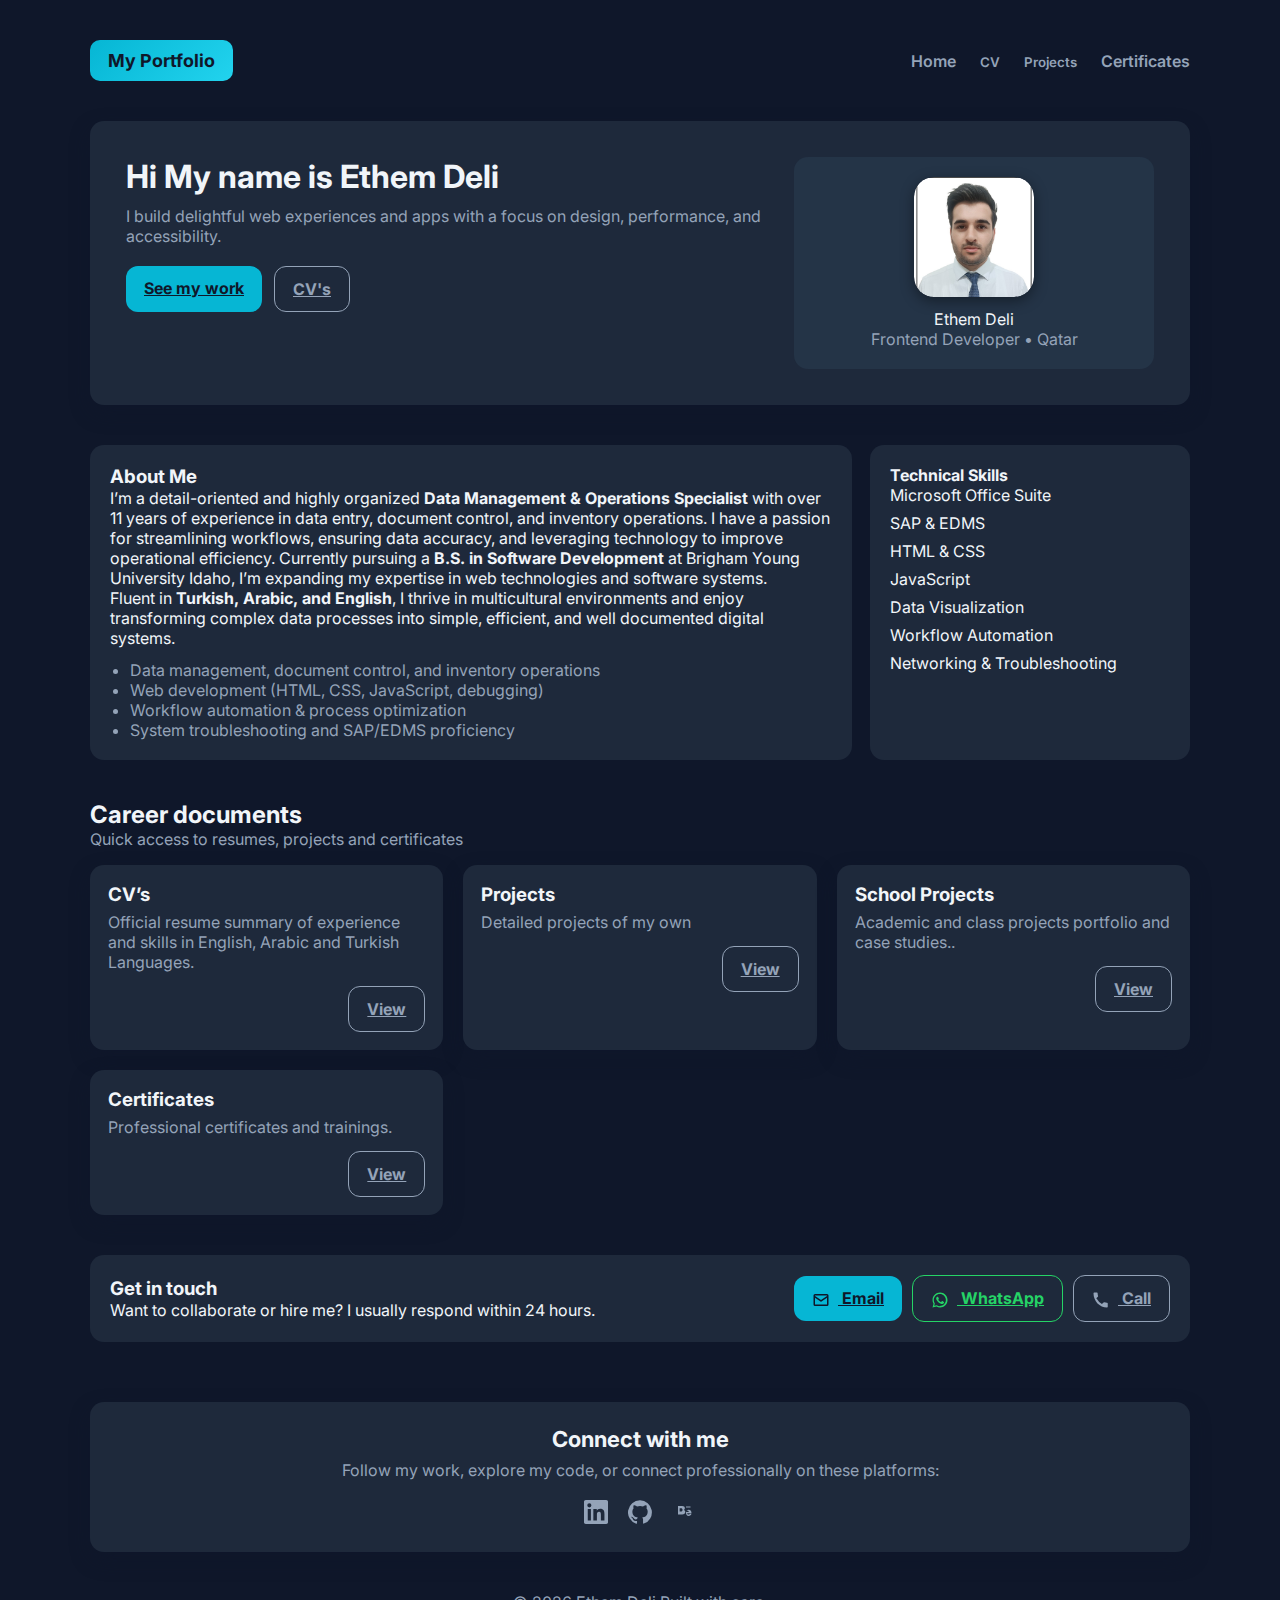
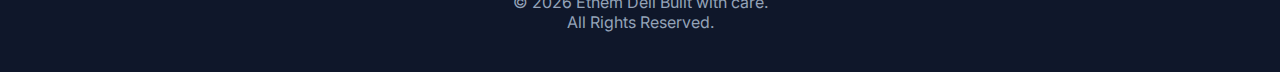
<file: index.html>
<!doctype html>
<html lang="en">

<head>
    <meta charset="utf-8" />
    <meta name="viewport" content="width=device-width, initial-scale=1" />
    <title>Portfolio — Ethem Deli</title>
    <link rel="stylesheet" href="/styles/styles.css" />
    <link rel="stylesheet" href="https://cdnjs.cloudflare.com/ajax/libs/font-awesome/6.5.0/css/all.min.css" />
    <link rel="preconnect" href="https://fonts.googleapis.com">
    <link rel="preconnect" href="https://fonts.gstatic.com" crossorigin>
    <link href="https://fonts.googleapis.com/css2?family=Inter:wght@300;400;600;700&display=swap" rel="stylesheet">
</head>

<body>
    <div class="wrap">
        <!-- ===== HEADER ===== -->
        <header>
            <div class="logo">My Portfolio</div>

            <div id="hamburger" class="hamburger">
                <span></span>
                <span></span>
                <span></span>
            </div>

            <nav id="nav">
                <ul>
                    <li><a href="index.html">Home</a></li>

                    <li class="dropdown">
                        <button class="dropbtn" id="cvDropdownBtn">CV</button>
                        <div class="dropdown-content" id="cvDropdown">
                            <a href="resume.html">Resume</a>
                            <a href="resume-tr.html">Resume Turkish</a>
                            <a href="resume-ar.html">Resume Arabic</a>
                        </div>
                    </li>

                    <li class="dropdown">
                        <button class="dropbtn" id="projDropdownBtn">Projects</button>
                        <div class="dropdown-content" id="projDropdown">
                            <a href="projects.html">All Projects</a>
                            <a href="school-projects.html">School Projects</a>
                        </div>
                    </li>

                    <li><a href="certificates.html">Certificates</a></li>
                </ul>
            </nav>
        </header>

        <!-- ===== MAIN CONTENT ===== -->
        <main>
            <section class="hero">
                <div class="hero-left">
                    <h1>Hi My name is Ethem Deli</h1>
                    <p>I build delightful web experiences and apps with a focus on design,
                        performance, and accessibility.</p>
                    <div class="cta-row">
                        <a class="btn" href="/pages/projects.html">See my work</a>
                        <a class="btn secondary" href="/pages/cv.html">CV's</a>
                    </div>
                </div>

                <aside class="card-profile">
                    <div class="avatar">
                        <img src="images/image.png" alt="Ethem Deli">
                    </div>
                    <div class="profile-info">
                        <div class="profile-name">Ethem Deli</div>
                        <div class="profile-role">Frontend Developer • Qatar</div>
                    </div>
                    <!-- <div class="profile-actions">
                        <a class="btn" href="mailto:you@example.com">Contact</a>
                        <a class="btn secondary" href="/pages/projects.html">Projects</a>
                    </div> -->
                </aside>
            </section>
<section id="about">
    <div class="about-grid">
        <div class="about-text">
            <h3>About Me</h3>
            <p>
                I’m a detail-oriented and highly organized <strong>Data Management & Operations Specialist</strong>
                with over 11 years of experience in data entry, document control, and inventory operations.
                I have a passion for streamlining workflows, ensuring data accuracy, and leveraging technology
                to improve operational efficiency. Currently pursuing a <strong>B.S. in Software Development</strong>
                at Brigham Young University Idaho, I’m expanding my expertise in web technologies and software systems.
            </p>
            <p>
                Fluent in <strong>Turkish, Arabic, and English</strong>, I thrive in multicultural environments and
                enjoy
                transforming complex data processes into simple, efficient, and well documented digital systems.
            </p>
            <ul>
                <li>Data management, document control, and inventory operations</li>
                <li>Web development (HTML, CSS, JavaScript, debugging)</li>
                <li>Workflow automation & process optimization</li>
                <li>System troubleshooting and SAP/EDMS proficiency</li>
            </ul>
        </div>

        <div class="about-skills">
            <h4>Technical Skills</h4>
            <div class="skills">
                <span class="tag">Microsoft Office Suite</span>
                <span class="tag">SAP & EDMS</span>
                <span class="tag">HTML & CSS</span>
                <span class="tag">JavaScript</span>
                <span class="tag">Data Visualization</span>
                <span class="tag">Workflow Automation</span>
                <span class="tag">Networking & Troubleshooting</span>
            </div>
        </div>
    </div>
</section>
            <section id="career-docs">
                <div class="section-title">
                    <h2>Career documents</h2>
                    <p>Quick access to resumes, projects and certificates</p>
                </div>

                <div class="grid-projects">
                    <article class="proj">
                        <h3>CV’s</h3>
                        <p>Official resume summary of experience and skills in English, Arabic and Turkish Languages.</p>
                        <div class="proj-links">
                            <a class="btn secondary" href="/pages/cv.html">View</a>
                        </div>
                    </article>

                    <article class="proj">
                        <h3>Projects</h3>
                        <p>Detailed projects of my own</p>
                        <div class="proj-links">
                            <a class="btn secondary" href="/pages/projects.html">View</a>
                        </div>
                    </article>

                    <article class="proj">
                        <h3>School Projects</h3>
                        <p>Academic and class projects portfolio and case studies..</p>
                        <div class="proj-links">
                            <a class="btn secondary" href="/pages/school.html">View</a>
                        </div>
                    </article>

                    <article class="proj">
                        <h3>Certificates</h3>
                        <p>Professional certificates and trainings.</p>
                        <div class="proj-links">
                            <a class="btn secondary" href="certificates.html">View</a>
                        </div>
                    </article>
                </div>
            </section>

            

        <section id="contact">
            <div class="contact-card">
                <div>
                    <h3>Get in touch</h3>
                    <p>Want to collaborate or hire me? I usually respond within 24 hours.</p>
                </div>
        
                <div class="contact-actions">
                    <!-- Email -->
                    <a class="btn" href="mailto:ethemdeli.tr@gmail.com" title="Send me an email">
                        <svg xmlns="http://www.w3.org/2000/svg" width="18" height="18" fill="currentColor" viewBox="0 0 24 24">
                            <path
                                d="M20 4H4a2 2 0 0 0-2 2v12a2 2 0 0 0 2 2h16a2 2 0 0 0 2-2V6a2 2 0 0 0-2-2Zm0 2v.511l-8 5.334-8-5.334V6Zm-16 12V9.156l7.386 4.924a1 1 0 0 0 1.228 0L20 9.156V18Z" />
                        </svg>
                        Email
                    </a>
        
                    <!-- WhatsApp -->
                    <a class="btn secondary whatsapp" href="https://wa.me/97450606655" target="_blank" rel="noopener"
                        title="Chat on WhatsApp">
                        <svg xmlns="http://www.w3.org/2000/svg" width="18" height="18" fill="currentColor" viewBox="0 0 24 24">
                            <path
                                d="M12.04 2c-5.52 0-10 4.46-10 9.97 0 1.76.47 3.47 1.35 4.99L2 22l5.2-1.35a10 10 0 0 0 4.84 1.23h.01c5.52 0 10-4.46 10-9.97S17.56 2 12.04 2Zm0 18.24c-1.53 0-3.02-.4-4.34-1.15l-.31-.18-3.08.8.82-3-.2-.31a7.93 7.93 0 0 1-1.21-4.27c0-4.4 3.61-7.98 8.06-7.98 4.44 0 8.05 3.58 8.05 7.98 0 4.4-3.61 7.98-8.06 7.98Zm4.69-5.94c-.26-.13-1.53-.76-1.77-.85-.24-.09-.42-.13-.6.13s-.69.85-.85 1.02-.31.19-.57.06a6.54 6.54 0 0 1-1.92-1.18 7.15 7.15 0 0 1-1.33-1.65c-.14-.25-.01-.38.11-.51.12-.12.25-.31.38-.46.13-.15.17-.26.26-.43.09-.17.04-.32-.02-.45-.06-.13-.6-1.44-.83-1.97-.22-.53-.45-.46-.6-.47h-.51c-.17 0-.45.06-.69.32s-.91.89-.91 2.17c0 1.28.93 2.52 1.06 2.69.13.17 1.83 2.83 4.44 3.97.62.27 1.1.43 1.48.55.62.2 1.18.17 1.62.1.5-.07 1.53-.62 1.75-1.23.22-.61.22-1.13.16-1.23-.06-.1-.24-.16-.5-.29Z" />
                        </svg>
                        WhatsApp
                    </a>
        
                    <!-- Phone -->
                    <a class="btn secondary call" href="tel:+97450606655" title="Call me">
                        <svg xmlns="http://www.w3.org/2000/svg" width="18" height="18" fill="currentColor" viewBox="0 0 24 24">
                            <path
                                d="M6.62 10.79a15.093 15.093 0 0 0 6.59 6.59l2.2-2.2a1 1 0 0 1 1.02-.24c1.12.37 2.33.57 3.57.57a1 1 0 0 1 1 1V21a1 1 0 0 1-1 1C10.3 22 2 13.7 2 3a1 1 0 0 1 1-1h3.5a1 1 0 0 1 1 1c0 1.24.2 2.45.57 3.57.1.33.03.68-.24 1.02l-2.21 2.2Z" />
                        </svg>
                        Call
                    </a>
                </div>
            </div>
        </section>
        </main>
<!-- ===== SOCIAL & PLATFORMS ===== -->
<section id="socials">
    <div class="social-card">
        <h3>Connect with me</h3>
        <p>Follow my work, explore my code, or connect professionally on these platforms:</p>

        <div class="social-links">
            <!-- LinkedIn -->
            <a href="https://www.linkedin.com/in/ethemdeli/" target="_blank" rel="noopener" title="LinkedIn">
                <svg xmlns="http://www.w3.org/2000/svg" width="24" height="24" fill="currentColor" viewBox="0 0 24 24">
                    <path
                        d="M20.447 20.452h-3.554v-5.569c0-1.328-.025-3.037-1.852-3.037-1.853 0-2.136 1.447-2.136 2.941v5.665H9.351V9h3.414v1.561h.049c.477-.9 1.637-1.85 3.37-1.85 3.6 0 4.265 2.371 4.265 5.455v6.286ZM5.337 7.433a2.062 2.062 0 1 1 0-4.124 2.062 2.062 0 0 1 0 4.124ZM6.91 20.452H3.76V9h3.15v11.452ZM22.225 0H1.771C.792 0 0 .77 0 1.723v20.555C0 23.23.792 24 1.771 24h20.451C23.2 24 24 23.23 24 22.278V1.723C24 .77 23.2 0 22.222 0Z" />
                </svg>
            </a>

            <!-- GitHub -->
            <a href="https://github.com/ethemdeli" target="_blank" rel="noopener" title="GitHub">
                <svg xmlns="http://www.w3.org/2000/svg" width="24" height="24" fill="currentColor" viewBox="0 0 24 24">
                    <path
                        d="M12 .297a12 12 0 0 0-3.79 23.39c.6.11.82-.26.82-.58v-2.18c-3.34.73-4.04-1.61-4.04-1.61a3.18 3.18 0 0 0-1.33-1.75c-1.09-.74.08-.73.08-.73a2.53 2.53 0 0 1 1.84 1.24 2.56 2.56 0 0 0 3.5 1 2.56 2.56 0 0 1 .76-1.6c-2.67-.31-5.47-1.33-5.47-5.93a4.64 4.64 0 0 1 1.24-3.22 4.3 4.3 0 0 1 .12-3.17s1-.32 3.3 1.23a11.32 11.32 0 0 1 6 0c2.3-1.55 3.3-1.23 3.3-1.23a4.3 4.3 0 0 1 .12 3.17 4.64 4.64 0 0 1 1.24 3.22c0 4.61-2.8 5.61-5.47 5.92a2.88 2.88 0 0 1 .82 2.24v3.33c0 .32.22.7.83.58A12 12 0 0 0 12 .297Z" />
                </svg>
            </a>

            <!-- Behance -->
            <a href="https://www.behance.net/ethemdeli" target="_blank" rel="noopener" title="Behance">
                <svg xmlns="http://www.w3.org/2000/svg" width="24" height="24" fill="currentColor" viewBox="0 0 24 24">
                    <path
                        d="M18.5 6.5H14v1h4.5v-1zM7.67 11.5H9c.87 0 1.57-.7 1.57-1.57S9.87 8.36 9 8.36H7.67V11.5ZM14 12.83c0-.73.25-1.47.73-2.06.5-.6 1.21-.94 2.07-.94 1.75 0 2.72 1.32 2.72 3.34h-4.4c.05.8.7 1.42 1.5 1.42.67 0 1.13-.32 1.3-.82h1.5c-.23 1.33-1.32 2.24-2.8 2.24-1.66 0-2.62-1.18-2.62-3.18ZM6 6H10.13c1.66 0 2.75.84 2.75 2.2 0 .84-.4 1.47-1.1 1.8.93.3 1.5 1.05 1.5 2.06 0 1.56-1.14 2.47-3.05 2.47H6V6Zm8 6h2.82c0-.73-.55-1.3-1.34-1.3-.77 0-1.38.57-1.48 1.3Z" />
                </svg>
            </a>
        </div>
    </div>
</section>

        <footer class="footer">
            <p>© <span id="year"></span> Ethem Deli Built with care.</p>
            <p>All Rights Reserved.</p>
        </footer>
    </div>

    <script src="/scripts/scripts.js"></script>
</body>

</html>
</file>
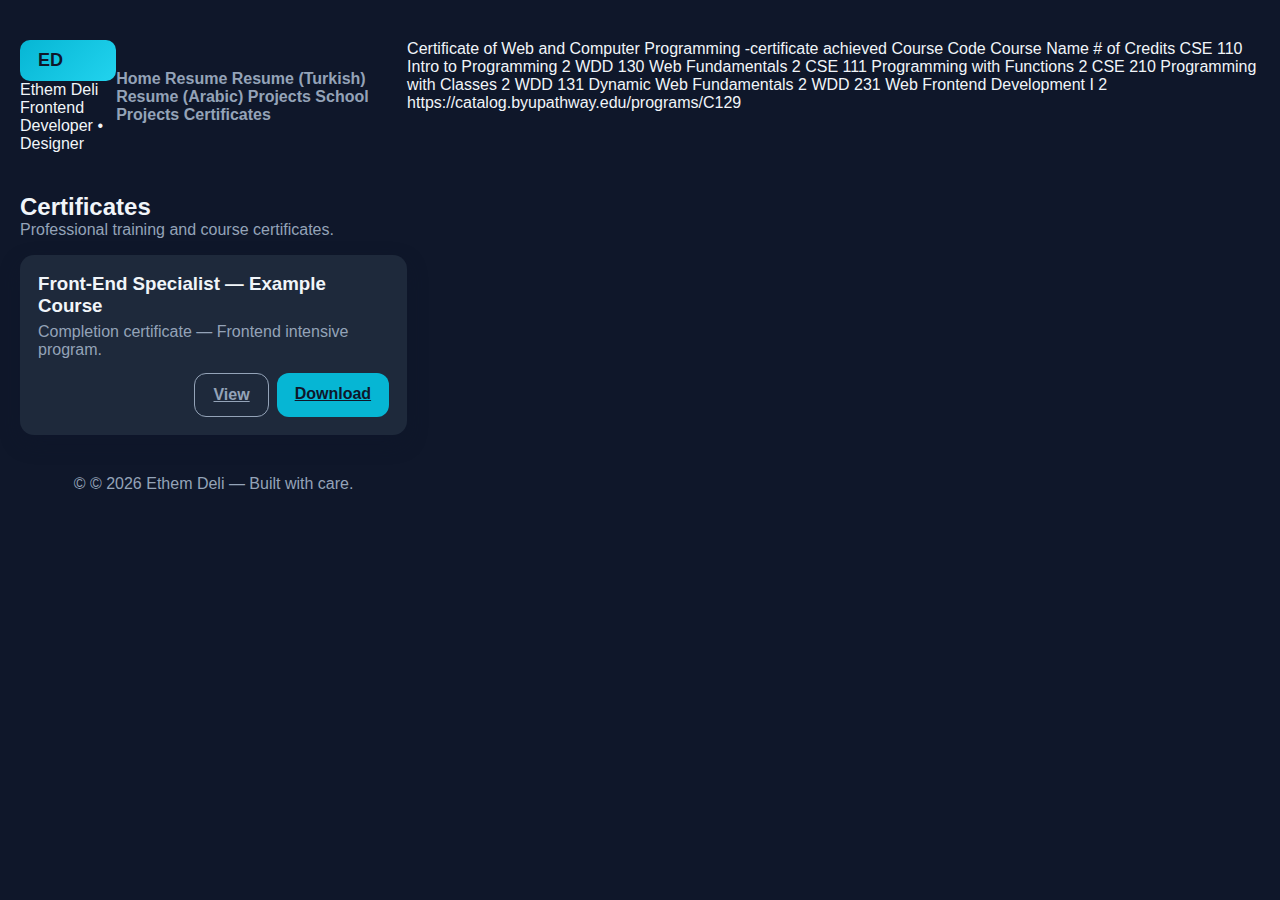
<file: pages/certificates.html>
<!doctype html>
<html lang="en">

<head>
    <meta charset="utf-8" />
    <meta name="viewport" content="width=device-width, initial-scale=1" />
    <title>Certificates — Ethem Deli</title>
    <link rel="stylesheet" href="/styles/styles.css">
</head>

<body>
    <div class="wrap">
        <header>
            <div class="brand">
                <div class="logo">ED</div>
                <div>
                    <div class="name">Ethem Deli</div>
                    <div class="role">Frontend Developer • Designer</div>
                </div>
            </div>
            <nav>
                <a href="index.html">Home</a>
                <a href="resume.html">Resume</a>
                <a href="resume-tr.html">Resume (Turkish)</a>
                <a href="resume-ar.html">Resume (Arabic)</a>
                <a href="projects.html">Projects</a>
                <a href="school-projects.html">School Projects</a>
                <a href="certificates.html">Certificates</a>
            </nav>
        </header>

        <main>
            <section>
                <div class="section-title">
                    <h2>Certificates</h2>
                    <p>Professional training and course certificates.</p>
                </div>

                <div class="grid-projects">
                    <article class="proj">
                        <h3>Front-End Specialist — Example Course</h3>
                        <p>Completion certificate — Frontend intensive program.</p>
                        <div class="proj-links">
                            <a class="btn secondary" href="#">View</a>
                            <a class="btn" href="/assets/pdfs/Certificates.pdf" download>Download</a>
                        </div>
                    </article>
                </div>
            </section>
        </main>

        <footer class="footer">
            <p> &copy; © <span id="year"></span> Ethem Deli — Built with care.</p>
        </footer>
    </div>

    <script src="/scripts/scripts.js"></script>
</body>

</html>




Certificate of Web and Computer Programming -certificate achieved
Course Code          Course Name                # of Credits
CSE 110           Intro to Programming               2
WDD 130           Web Fundamentals                   2
CSE 111           Programming with Functions         2
CSE 210           Programming with Classes           2
WDD 131           Dynamic Web Fundamentals           2
WDD 231           Web Frontend Development I         2

https://catalog.byupathway.edu/programs/C129
</file>
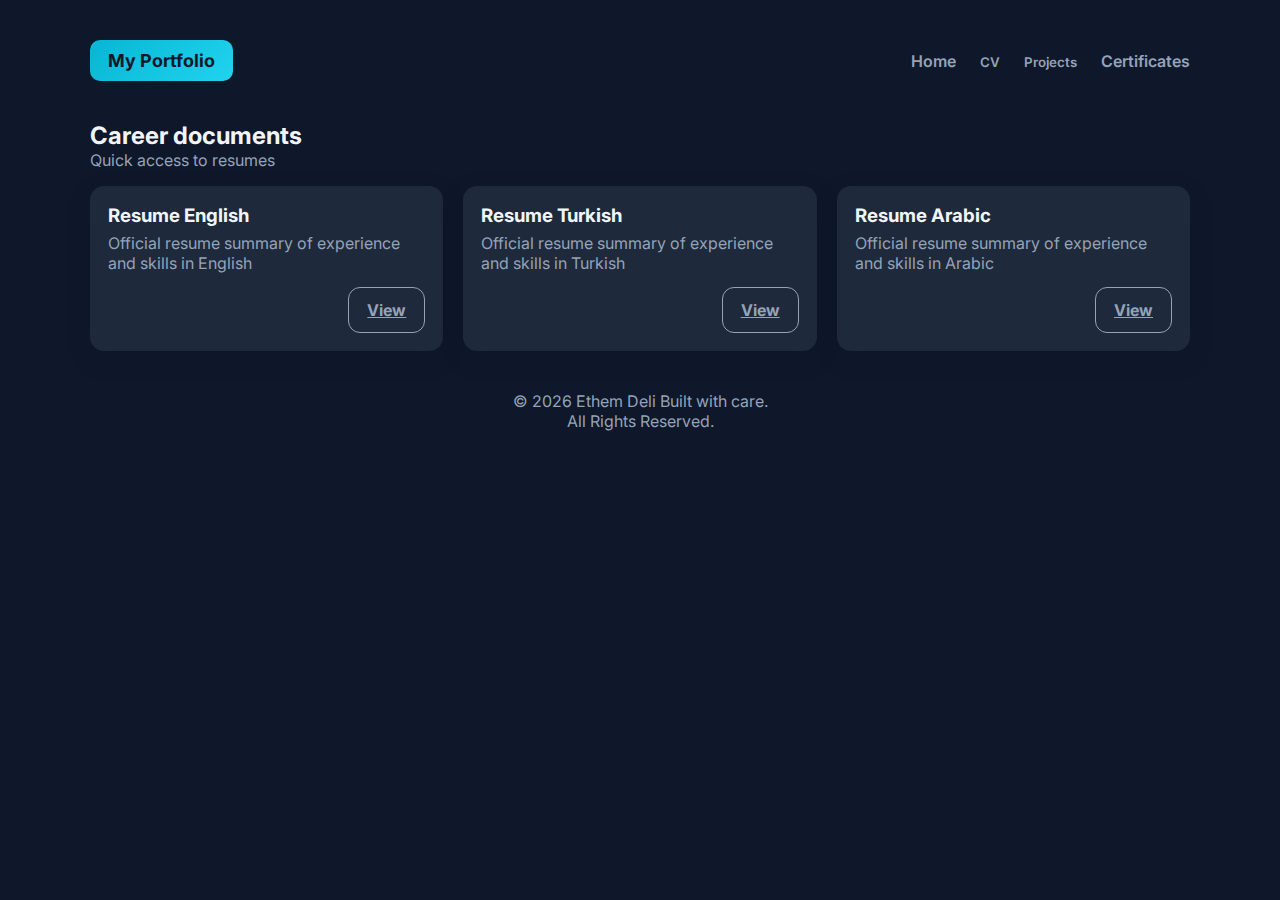
<file: pages/cv.html>
<!doctype html>
<html lang="en">

<head>
    <meta charset="utf-8" />
    <meta name="viewport" content="width=device-width, initial-scale=1" />
    <title>Portfolio — Ethem Deli</title>
    <link rel="stylesheet" href="/styles/styles.css" />
    <link rel="stylesheet" href="https://cdnjs.cloudflare.com/ajax/libs/font-awesome/6.5.0/css/all.min.css" />
    <link rel="preconnect" href="https://fonts.googleapis.com">
    <link rel="preconnect" href="https://fonts.gstatic.com" crossorigin>
    <link href="https://fonts.googleapis.com/css2?family=Inter:wght@300;400;600;700&display=swap" rel="stylesheet">
</head>

<body>
    <div class="wrap">
        <header>
            <div class="logo">My Portfolio</div>
        
            <div id="hamburger" class="hamburger">
                <span></span>
                <span></span>
                <span></span>
            </div>
        
            <nav id="nav">
                <ul>
                    <li><a href="/index.html">Home</a></li>
        
                    <li class="dropdown">
                        <button class="dropbtn" id="cvDropdownBtn">CV</button>
                        <div class="dropdown-content" id="cvDropdown">
                            <a href="/pages/resume-en.html">Resume English</a>
                            <a href="/pages/resume-tr.html">Resume Turkish</a>
                            <a href="/pages/resume-ar.html">Resume Arabic</a>
                        </div>
                    </li>
        
                    <li class="dropdown">
                        <button class="dropbtn" id="projDropdownBtn">Projects</button>
                        <div class="dropdown-content" id="projDropdown">
                            <a href="projects.html">All Projects</a>
                            <a href="school-projects.html">School Projects</a>
                        </div>
                    </li>
        
                    <li><a href="certificates.html">Certificates</a></li>
                </ul>
            </nav>
        </header>
        <main>
            <section id="career-docs">
                <div class="section-title">
                    <h2>Career documents</h2>
                    <p>Quick access to resumes</p>
                </div>
            
                <div class="grid-projects">
                    <article class="proj">
                        <h3>Resume English</h3>
                        <p>Official resume summary of experience and skills in English</p>
                        <div class="proj-links">
                            <a class="btn secondary" href="/pages/resume-en.html">View</a>
                        </div>
                    </article>
            
                    <article class="proj">
                        <h3>Resume Turkish</h3>
                        <p>Official resume summary of experience and skills in Turkish</p>
                        <div class="proj-links">
                            <a class="btn secondary" href="/pages/resume-tr.html">View</a>
                        </div>
                    </article>
            
                    <article class="proj">
                        <h3>Resume Arabic</h3>
                        <p>Official resume summary of experience and skills in Arabic</p>
                        <div class="proj-links">
                            <a class="btn secondary" href="/pages/resume-ar.html">View</a>
                        </div>
                    </article>
                </div>
            </section>
            
        </main>

        <footer class="footer">
            <p> &copy; <span id="year"></span> Ethem Deli Built with care.</p>
            <p>All Rights Reserved.</p>
        </footer>
    </div>

    <script src="/scripts/scripts.js"></script>
</body>

</html>
</file>
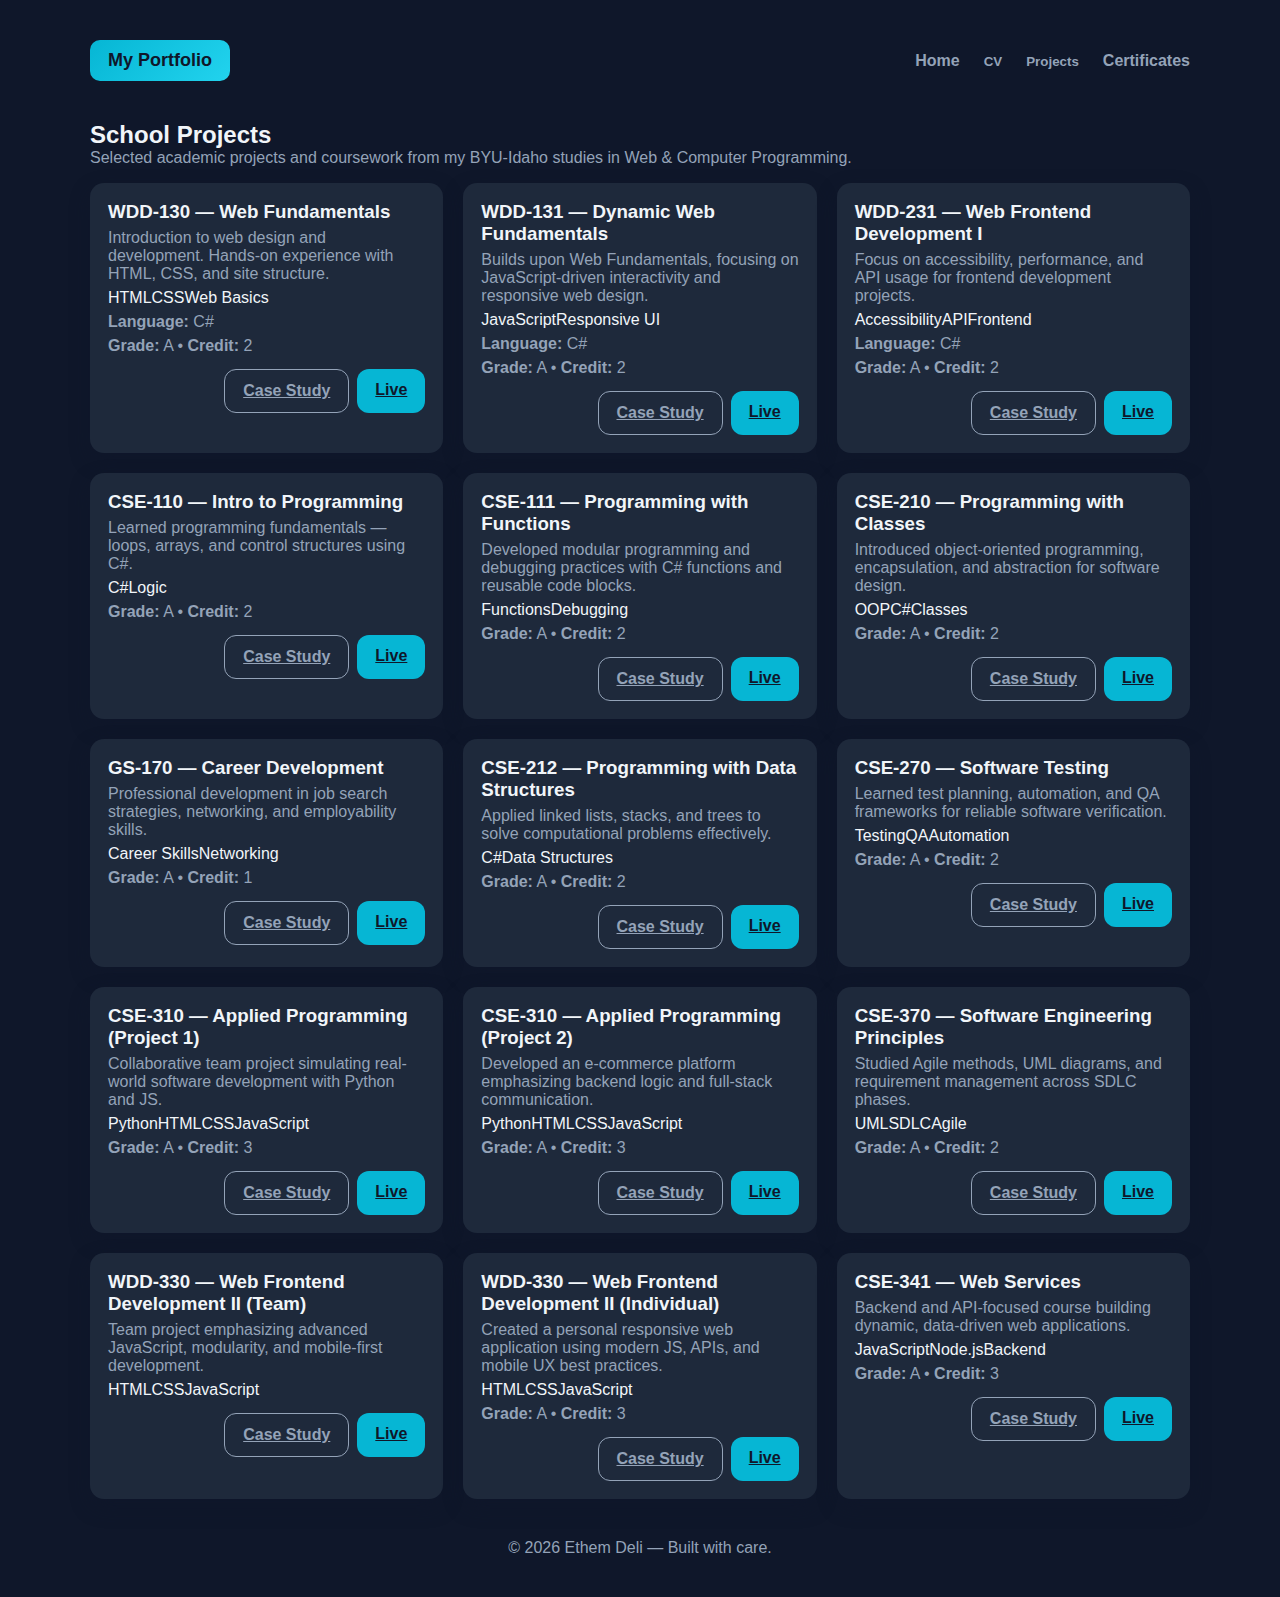
<file: pages/projects.html>
<!doctype html>
<html lang="en">

<head>
    <meta charset="utf-8" />
    <meta name="viewport" content="width=device-width, initial-scale=1" />
    <title>Projects — Ethem Deli</title>
    <link rel="stylesheet" href="/styles/styles.css">
</head>

<body>
    <div class="wrap">
        <!-- ===== HEADER ===== -->
        <header>
            <div class="logo">My Portfolio</div>
        
            <div id="hamburger" class="hamburger">
                <span></span>
                <span></span>
                <span></span>
            </div>
        
            <nav id="nav">
                <ul>
                    <li><a href="index.html">Home</a></li>
        
                    <li class="dropdown">
                        <button class="dropbtn" id="cvDropdownBtn">CV</button>
                        <div class="dropdown-content" id="cvDropdown">
                            <a href="resume.html">Resume</a>
                            <a href="resume-tr.html">Resume Turkish</a>
                            <a href="resume-ar.html">Resume Arabic</a>
                        </div>
                    </li>
        
                    <li class="dropdown">
                        <button class="dropbtn" id="projDropdownBtn">Projects</button>
                        <div class="dropdown-content" id="projDropdown">
                            <a href="projects.html">All Projects</a>
                            <a href="school-projects.html">School Projects</a>
                        </div>
                    </li>
        
                    <li><a href="certificates.html">Certificates</a></li>
                </ul>
            </nav>
        </header>


        <!-- ===== MAIN CONTENT ===== -->
        <main>
            <section>
                <div class="section-title">
                    <h2>School Projects</h2>
                    <p>Selected academic projects and coursework from my BYU-Idaho studies in Web & Computer
                        Programming.</p>
                </div>

                <div class="grid-projects">
                    <!-- WDD-130 -->
                    <article class="proj">
                        <h3>WDD-130 — Web Fundamentals</h3>
                        <p>Introduction to web design and development. Hands-on experience with HTML, CSS, and site
                            structure.</p>
                        <div class="tags">
                            <span class="tag">HTML</span><span class="tag">CSS</span><span class="tag">Web Basics</span>
                        </div>
                        <p><strong>Language:</strong> C#</p>
                        <p><strong>Grade:</strong> A • <strong>Credit:</strong> 2</p>
                        <div class="proj-links">
                            <a class="btn secondary" href="#">Case Study</a>
                            <a class="btn" href="https://ethem-deli.github.io/wdd130/" target="_blank">Live</a>
                        </div>
                    </article>

                    <!-- WDD-131 -->
                    <article class="proj">
                        <h3>WDD-131 — Dynamic Web Fundamentals</h3>
                        <p>Builds upon Web Fundamentals, focusing on JavaScript-driven interactivity and responsive web
                            design.</p>
                        <div class="tags">
                            <span class="tag">JavaScript</span><span class="tag">Responsive UI</span>
                        </div>
                        <p><strong>Language:</strong> C#</p>
                        <p><strong>Grade:</strong> A • <strong>Credit:</strong> 2</p>
                        <div class="proj-links">
                            <a class="btn secondary" href="#">Case Study</a>
                            <a class="btn" href="https://ethem-deli.github.io/wdd131/" target="_blank">Live</a>
                        </div>
                    </article>

                    <!-- WDD-231 -->
                    <article class="proj">
                        <h3>WDD-231 — Web Frontend Development I</h3>
                        <p>Focus on accessibility, performance, and API usage for frontend development projects.</p>
                        <div class="tags">
                            <span class="tag">Accessibility</span><span class="tag">API</span><span
                                class="tag">Frontend</span>
                        </div>
                        <p><strong>Language:</strong> C#</p>
                        <p><strong>Grade:</strong> A • <strong>Credit:</strong> 2</p>
                        <div class="proj-links">
                            <a class="btn secondary" href="#">Case Study</a>
                            <a class="btn" href="https://ethem-deli.github.io/wdd231/" target="_blank">Live</a>
                        </div>
                    </article>

                    <!-- CSE-110 -->
                    <article class="proj">
                        <h3>CSE-110 — Intro to Programming</h3>
                        <p>Learned programming fundamentals — loops, arrays, and control structures using C#.</p>
                        <div class="tags">
                            <span class="tag">C#</span><span class="tag">Logic</span>
                        </div>
                        <p><strong>Grade:</strong> A • <strong>Credit:</strong> 2</p>
                        <div class="proj-links">
                            <a class="btn secondary" href="#">Case Study</a>
                            <a class="btn" href="#">Live</a>
                        </div>
                    </article>

                    <!-- CSE-111 -->
                    <article class="proj">
                        <h3>CSE-111 — Programming with Functions</h3>
                        <p>Developed modular programming and debugging practices with C# functions and reusable code
                            blocks.</p>
                        <div class="tags">
                            <span class="tag">Functions</span><span class="tag">Debugging</span>
                        </div>
                        <p><strong>Grade:</strong> A • <strong>Credit:</strong> 2</p>
                        <div class="proj-links">
                            <a class="btn secondary" href="#">Case Study</a>
                            <a class="btn" href="#">Live</a>
                        </div>
                    </article>

                    <!-- CSE-210 -->
                    <article class="proj">
                        <h3>CSE-210 — Programming with Classes</h3>
                        <p>Introduced object-oriented programming, encapsulation, and abstraction for software design.
                        </p>
                        <div class="tags">
                            <span class="tag">OOP</span><span class="tag">C#</span><span class="tag">Classes</span>
                        </div>
                        <p><strong>Grade:</strong> A • <strong>Credit:</strong> 2</p>
                        <div class="proj-links">
                            <a class="btn secondary" href="#">Case Study</a>
                            <a class="btn" href="#">Live</a>
                        </div>
                    </article>

                    <!-- GS-170 -->
                    <article class="proj">
                        <h3>GS-170 — Career Development</h3>
                        <p>Professional development in job search strategies, networking, and employability skills.</p>
                        <div class="tags">
                            <span class="tag">Career Skills</span><span class="tag">Networking</span>
                        </div>
                        <p><strong>Grade:</strong> A • <strong>Credit:</strong> 1</p>
                        <div class="proj-links">
                            <a class="btn secondary" href="#">Case Study</a>
                            <a class="btn" href="#">Live</a>
                        </div>
                    </article>

                    <!-- CSE-212 -->
                    <article class="proj">
                        <h3>CSE-212 — Programming with Data Structures</h3>
                        <p>Applied linked lists, stacks, and trees to solve computational problems effectively.</p>
                        <div class="tags">
                            <span class="tag">C#</span><span class="tag">Data Structures</span>
                        </div>
                        <p><strong>Grade:</strong> A • <strong>Credit:</strong> 2</p>
                        <div class="proj-links">
                            <a class="btn secondary" href="#">Case Study</a>
                            <a class="btn" href="https://byui-cse.github.io/cse212-course/lesson01/01-welcome.html#1"
                                target="_blank">Live</a>
                        </div>
                    </article>

                    <!-- CSE-270 -->
                    <article class="proj">
                        <h3>CSE-270 — Software Testing</h3>
                        <p>Learned test planning, automation, and QA frameworks for reliable software verification.</p>
                        <div class="tags">
                            <span class="tag">Testing</span><span class="tag">QA</span><span
                                class="tag">Automation</span>
                        </div>
                        <p><strong>Grade:</strong> A • <strong>Credit:</strong> 2</p>
                        <div class="proj-links">
                            <a class="btn secondary" href="#">Case Study</a>
                            <a class="btn" href="https://ethem-deli.github.io/cse270-teton/" target="_blank">Live</a>
                        </div>
                    </article>

                    <!-- CSE-310 Project 1 -->
                    <article class="proj">
                        <h3>CSE-310 — Applied Programming (Project 1)</h3>
                        <p>Collaborative team project simulating real-world software development with Python and JS.</p>
                        <div class="tags">
                            <span class="tag">Python</span><span class="tag">HTML</span><span
                                class="tag">CSS</span><span class="tag">JavaScript</span>
                        </div>
                        <p><strong>Grade:</strong> A • <strong>Credit:</strong> 3</p>
                        <div class="proj-links">
                            <a class="btn secondary" href="#">Case Study</a>
                            <a class="btn" href="https://github.com/Ethem-Deli/SmartInventoryTracker-cse310.git"
                                target="_blank">Live</a>
                        </div>
                    </article>

                    <!-- CSE-310 Project 2 -->
                    <article class="proj">
                        <h3>CSE-310 — Applied Programming (Project 2)</h3>
                        <p>Developed an e-commerce platform emphasizing backend logic and full-stack communication.</p>
                        <div class="tags">
                            <span class="tag">Python</span><span class="tag">HTML</span><span
                                class="tag">CSS</span><span class="tag">JavaScript</span>
                        </div>
                        <p><strong>Grade:</strong> A • <strong>Credit:</strong> 3</p>
                        <div class="proj-links">
                            <a class="btn secondary" href="#">Case Study</a>
                            <a class="btn" href="https://github.com/Ethem-Deli/e-commerce-store-cse-310.git"
                                target="_blank">Live</a>
                        </div>
                    </article>

                    <!-- CSE-370 -->
                    <article class="proj">
                        <h3>CSE-370 — Software Engineering Principles</h3>
                        <p>Studied Agile methods, UML diagrams, and requirement management across SDLC phases.</p>
                        <div class="tags">
                            <span class="tag">UML</span><span class="tag">SDLC</span><span class="tag">Agile</span>
                        </div>
                        <p><strong>Grade:</strong> A • <strong>Credit:</strong> 2</p>
                        <div class="proj-links">
                            <a class="btn secondary" href="#">Case Study</a>
                            <a class="btn" href="#">Live</a>
                        </div>
                    </article>

                    <!-- WDD-330 Team -->
                    <article class="proj">
                        <h3>WDD-330 — Web Frontend Development II (Team)</h3>
                        <p>Team project emphasizing advanced JavaScript, modularity, and mobile-first development.</p>
                        <div class="tags">
                            <span class="tag">HTML</span><span class="tag">CSS</span><span class="tag">JavaScript</span>
                        </div>
                        <div class="proj-links">
                            <a class="btn secondary" href="#">Case Study</a>
                            <a class="btn" href="https://sleepoutsidetheteam.netlify.app/" target="_blank">Live</a>
                        </div>
                    </article>

                    <!-- WDD-330 Individual -->
                    <article class="proj">
                        <h3>WDD-330 — Web Frontend Development II (Individual)</h3>
                        <p>Created a personal responsive web application using modern JS, APIs, and mobile UX best
                            practices.</p>
                        <div class="tags">
                            <span class="tag">HTML</span><span class="tag">CSS</span><span class="tag">JavaScript</span>
                        </div>
                        <p><strong>Grade:</strong> A • <strong>Credit:</strong> 3</p>
                        <div class="proj-links">
                            <a class="btn secondary" href="#">Case Study</a>
                            <a class="btn" href="https://ethem-deli.github.io/WDD330-Project-Deli/"
                                target="_blank">Live</a>
                        </div>
                    </article>

                    <!-- CSE-341 -->
                    <article class="proj">
                        <h3>CSE-341 — Web Services</h3>
                        <p>Backend and API-focused course building dynamic, data-driven web applications.</p>
                        <div class="tags">
                            <span class="tag">JavaScript</span><span class="tag">Node.js</span><span
                                class="tag">Backend</span>
                        </div>
                        <p><strong>Grade:</strong> A • <strong>Credit:</strong> 3</p>
                        <div class="proj-links">
                            <a class="btn secondary" href="#">Case Study</a>
                            <a class="btn" href="https://ethem-deli.github.io/WDD330-Project-Deli/"
                                target="_blank">Live</a>
                        </div>
                    </article>
                </div>
            </section>
        </main>

        <!-- ===== FOOTER ===== -->
        <footer class="footer">
            <p>© <span id="year"></span> Ethem Deli — Built with care.</p>
        </footer>
    </div>

    <script src="/scripts/scripts.js"></script>
</body>

</html>
</file>
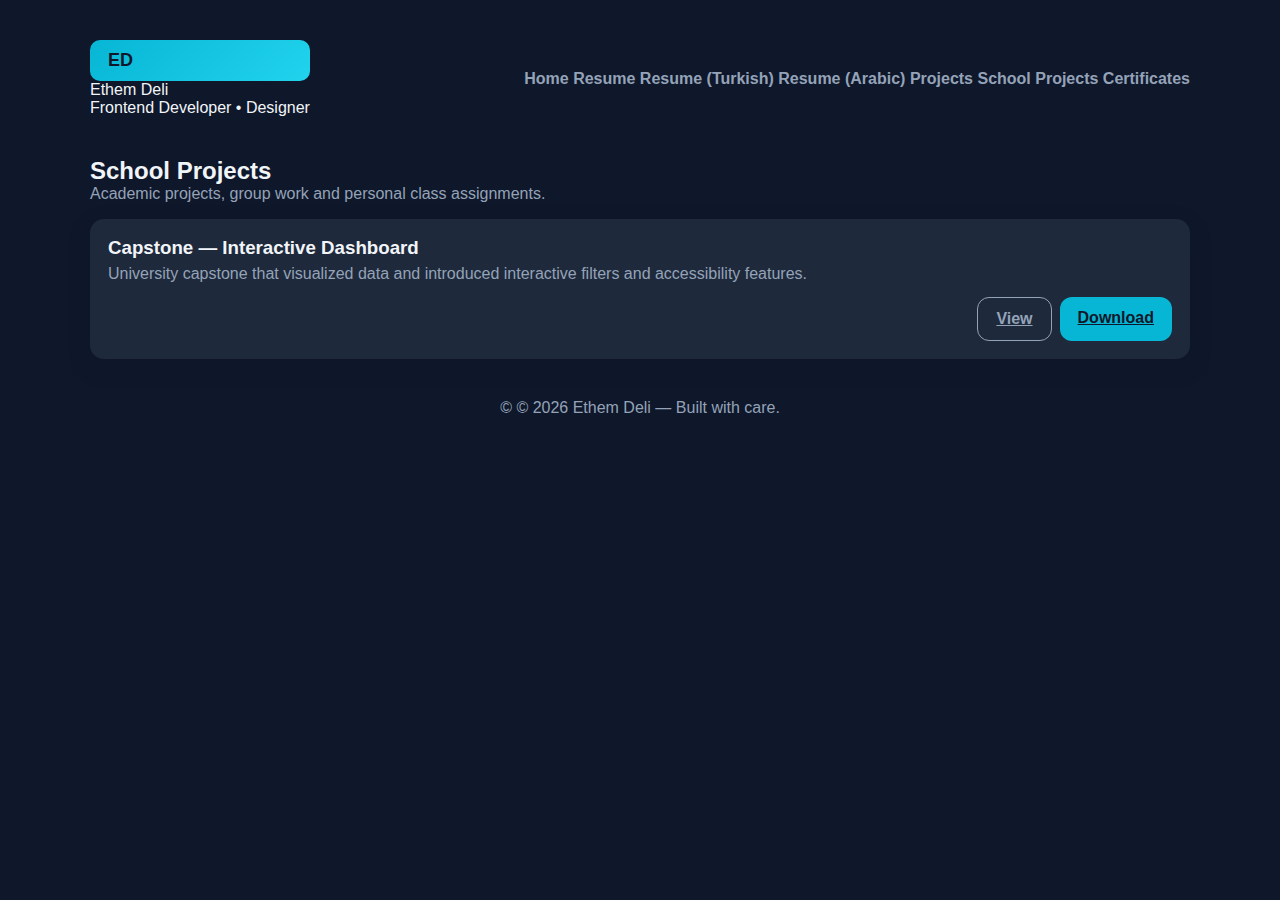
<file: pages/school.html>
<!doctype html>
<html lang="en">

<head>
    <meta charset="utf-8" />
    <meta name="viewport" content="width=device-width, initial-scale=1" />
    <title>School Projects — Ethem Deli</title>
    <link rel="stylesheet" href="/styles/styles.css">
</head>

<body>
    <div class="wrap">
        <header>
            <div class="brand">
                <div class="logo">ED</div>
                <div>
                    <div class="name">Ethem Deli</div>
                    <div class="role">Frontend Developer • Designer</div>
                </div>
            </div>
            <nav>
                <a href="index.html">Home</a>
                <a href="resume.html">Resume</a>
                <a href="resume-tr.html">Resume (Turkish)</a>
                <a href="resume-ar.html">Resume (Arabic)</a>
                <a href="projects.html">Projects</a>
                <a href="school-projects.html">School Projects</a>
                <a href="certificates.html">Certificates</a>
            </nav>
        </header>

        <main>
            <section>
                <div class="section-title">
                    <h2>School Projects</h2>
                    <p>Academic projects, group work and personal class assignments.</p>
                </div>

                <div class="grid-projects">
                    <article class="proj">
                        <h3>Capstone — Interactive Dashboard</h3>
                        <p>University capstone that visualized data and introduced interactive filters and accessibility
                            features.</p>
                        <div class="proj-links">
                            <a class="btn secondary" href="#">View</a>
                            <a class="btn" href="/assets/pdfs/School-Projects.pdf" download>Download</a>
                        </div>
                    </article>
                </div>
            </section>
        </main>

        <footer class="footer">
            <p> &copy; © <span id="year"></span> Ethem Deli — Built with care.</p>
        </footer>
    </div>

    <script src="/scripts/scripts.js"></script>
</body>

</html>
</file>
<file: styles/styles.css>
:root {
  --bg: #0f172a;
  --card: #1e293b;
  --accent: #06b6d4;
  --text: #f1f5f9;
  --muted: #94a3b8;
  --radius: 14px;
  --shadow: 0 8px 20px rgba(15, 23, 42, 0.4);
  font-family: "Inter", sans-serif;
}

/* RESET */
* {
  margin: 0;
  padding: 0;
  box-sizing: border-box;
}

/* BODY */
body {
  background: var(--bg);
  color: var(--text);
  padding: 40px 20px;
  display: flex;
  justify-content: center;
}

.wrap {
  max-width: 1100px;
  width: 100%;
}

/* HEADER */
header {
  display: flex;
  align-items: center;
  justify-content: space-between;
  margin-bottom: 40px;
  position: relative;
}

.logo {
  font-weight: 700;
  background: linear-gradient(135deg, var(--accent), #22d3ee);
  color: #0f172a;
  padding: 10px 18px;
  border-radius: 10px;
  font-size: 18px;
}

/* NAVIGATION DESKTOP */
nav ul {
  display: flex;
  align-items: center;
  gap: 24px;
  list-style: none;
}

nav a,
.dropbtn {
  color: var(--muted);
  text-decoration: none;
  font-weight: 600;
  background: transparent;
  border: none;
  cursor: pointer;
  font-family: inherit;
  transition: color 0.3s;
}

nav a:hover,
.dropbtn:hover {
  color: var(--accent);
}

/* DROPDOWN */
.dropdown {
  position: relative;
}

.dropdown-content {
  display: none;
  position: absolute;
  background-color: var(--card);
  min-width: 180px;
  box-shadow: var(--shadow);
  border-radius: var(--radius);
  top: 32px;
  left: 0;
  flex-direction: column;
  opacity: 0;
  transform: translateY(-5px);
  transition: opacity 0.2s ease, transform 0.2s ease;
  z-index: 10;
}

.dropdown-content.show {
  display: flex;
  opacity: 1;
  transform: translateY(0);
}

.dropdown-content a {
  color: var(--muted);
  padding: 10px 16px;
  text-decoration: none;
  font-size: 14px;
}

.dropdown-content a:hover {
  background-color: rgba(255, 255, 255, 0.05);
  color: var(--accent);
}

/* HERO SECTION */
.hero {
  display: grid;
  grid-template-columns: 1fr 360px;
  gap: 28px;
  background: var(--card);
  border-radius: var(--radius);
  padding: 36px;
  box-shadow: var(--shadow);
}

.hero-left h1 {
  font-size: 32px;
  margin-bottom: 10px;
}

.hero-left p {
  color: var(--muted);
  margin-bottom: 20px;
}

.cta-row {
  display: flex;
  gap: 12px;
}

/* BUTTONS */
.btn {
  background: var(--accent);
  color: #0f172a;
  border: none;
  padding: 12px 18px;
  border-radius: 12px;
  font-weight: 700;
  cursor: pointer;
  transition: background 0.3s;
}

.btn:hover {
  background: #22d3ee;
}

.btn.secondary {
  background: transparent;
  border: 1px solid var(--muted);
  color: var(--muted);
}

.btn.secondary:hover {
  color: var(--accent);
  border-color: var(--accent);
}

/* PROFILE CARD */
.card-profile {
  background: #243447;
  padding: 20px;
  border-radius: var(--radius);
  display: flex;
  flex-direction: column;
  align-items: center;
  gap: 12px;
}

.avatar {
  width: 120px;
  height: 120px;
  border-radius: 20px;
  background: linear-gradient(135deg, #e2e8f0, #94a3b8);
  color: #0f172a;
  display: flex;
  align-items: center;
  justify-content: center;
  font-weight: 700;
  font-size: 22px;
}

.profile-info {
  text-align: center;
}

.profile-role {
  color: var(--muted);
}

.profile-actions {
  display: flex;
  gap: 8px;
}

/* SECTIONS */
section {
  margin-top: 40px;
}

.section-title {
  margin-bottom: 16px;
}

.section-title p {
  color: var(--muted);
}

/* PROJECT GRID */
.grid-projects {
  display: grid;
  grid-template-columns: repeat(auto-fit, minmax(280px, 1fr));
  gap: 20px;
}

.proj {
  background: var(--card);
  padding: 18px;
  border-radius: var(--radius);
  box-shadow: var(--shadow);
}

.proj p {
  color: var(--muted);
  margin: 6px 0;
}

.proj-links {
  display: flex;
  gap: 8px;
  justify-content: flex-end;
  margin-top: 14px;
}

/* ABOUT SECTION */
.about-grid {
  display: grid;
  grid-template-columns: 1fr 320px;
  gap: 18px;
}

.about-text,
.about-skills {
  background: var(--card);
  padding: 20px;
  border-radius: var(--radius);
}

.about-text ul {
  margin-top: 12px;
  color: var(--muted);
  list-style: disc;
  padding-left: 20px;
}

.skills {
  display: flex;
  flex-direction: column;
  gap: 8px;
}

/* CONTACT */
.contact-card {
  background: var(--card);
  padding: 20px;
  border-radius: var(--radius);
  display: flex;
  align-items: center;
  justify-content: space-between;
}

/* FOOTER */
footer {
  text-align: center;
  color: var(--muted);
  margin-top: 40px;
}

/* HAMBURGER */
.hamburger {
  display: none;
  width: 28px;
  height: 22px;
  flex-direction: column;
  justify-content: space-between;
  cursor: pointer;
  z-index: 1001;
}

.hamburger span {
  height: 3px;
  width: 100%;
  background-color: var(--text);
  border-radius: 2px;
  transition: all 0.3s ease;
}

.hamburger.active span:nth-child(1) {
  transform: rotate(45deg) translate(5px, 5px);
}

.hamburger.active span:nth-child(2) {
  opacity: 0;
}

.hamburger.active span:nth-child(3) {
  transform: rotate(-45deg) translate(5px, -5px);
}

/* MOBILE NAV */
@media (max-width: 768px) {
  .hero {
    grid-template-columns: 1fr;
  }

  .about-grid {
    grid-template-columns: 1fr;
  }

  .contact-card {
    flex-direction: column;
    gap: 12px;
  }

  .hamburger {
    display: flex;
  }

  nav {
    position: fixed;
    top: 0;
    right: -100%;
    width: 260px;
    height: 100vh;
    background-color: var(--card);
    box-shadow: var(--shadow);
    border-left: 2px solid rgba(255, 255, 255, 0.05);
    display: flex;
    justify-content: center;
    align-items: center;
    transition: right 0.4s ease, opacity 0.3s ease;
    opacity: 0;
    z-index: 1000;
  }

  nav.show {
    right: 0;
    opacity: 1;
  }

  nav ul {
    flex-direction: column;
    gap: 20px;
    width: 100%;
    text-align: center;
  }

  nav a,
  .dropbtn {
    color: var(--text);
    font-size: 18px;
  }

    /* dropdown in burger menu */
    .dropdown {
      position: relative;
      width: 100%;
    }
  
    .dropdown-content {
      display: none;
      position: relative;
      background: var(--card);
      border-radius: 12px;
      margin: 10px 0 12px 0;
      /* adds spacing above and below */
      padding: 6px 0;
      box-shadow: 0 6px 14px rgba(0, 0, 0, 0.4);
      z-index: 20;
      overflow: hidden;
      animation: fadeIn 0.25s ease forwards;
    }
  
    .dropdown-content.show {
      display: block;
    }
  
    .dropdown-content a {
      display: block;
      padding: 10px 0;
      font-size: 16px;
      color: var(--muted);
      border-bottom: 1px solid rgba(255, 255, 255, 0.05);
    }
  
    .dropdown-content a:last-child {
      border-bottom: none;
    }
  
    .dropdown-content a:hover {
      color: var(--accent);
      background: rgba(255, 255, 255, 0.03);
    }
  
    @keyframes fadeIn {
      from {
        opacity: 0;
        transform: translateY(-5px);
      }
  
      to {
        opacity: 1;
        transform: translateY(0);
      }
    }
}
.avatar {
  width: 120px;
  height: 120px;
  border-radius: 20px;
  overflow: hidden;
  box-shadow: 0 4px 14px rgba(0, 0, 0, 0.4);
  background: var(--card);
  display: flex;
  align-items: center;
  justify-content: center;
}

.avatar img {
  width: 100%;
  height: 100%;
  object-fit: cover;
  /* ensures image fills nicely */
  border-radius: 20px;
}
/* CONTACT SECTION */
.contact-card {
  background: var(--card);
  padding: 20px;
  border-radius: var(--radius);
  display: flex;
  align-items: center;
  justify-content: space-between;
  flex-wrap: wrap;
}

.contact-actions {
  display: flex;
  flex-wrap: wrap;
  gap: 10px;
  align-items: center;
  justify-content: flex-end;
}

.contact-actions .btn svg {
  margin-right: 8px;
  vertical-align: middle;
  transition: transform 0.2s ease;
}

.contact-actions .btn:hover svg {
  transform: translateY(-2px);
}

/* WhatsApp button accent */
.btn.whatsapp {
  border-color: #25d366;
  color: #25d366;
}

.btn.whatsapp:hover {
  background: #25d366;
  color: #0f172a;
}

@media (max-width: 768px) {
  .contact-card {
    flex-direction: column;
    text-align: center;
    gap: 16px;
  }

  .contact-actions {
    justify-content: center;
  }
}
/* Call button - red hover */
.btn.call {
  border-color: var(--muted);
  color: var(--muted);
}

.btn.call:hover {
  background: #ef4444;
  /* Tailwind red-500 */
  border-color: #ef4444;
  color: #0f172a;
}

@media (max-width: 768px) {
  .contact-card {
    flex-direction: column;
    text-align: center;
    gap: 16px;
  }

  .contact-actions {
    justify-content: center;
  }
}
/* SOCIAL SECTION */
#socials {
  margin-top: 60px;
}

.social-card {
  background: var(--card);
  padding: 24px;
  border-radius: var(--radius);
  box-shadow: var(--shadow);
  text-align: center;
}

.social-card h3 {
  font-size: 22px;
  margin-bottom: 8px;
}

.social-card p {
  color: var(--muted);
  margin-bottom: 20px;
}

.social-links {
  display: flex;
  justify-content: center;
  align-items: center;
  gap: 20px;
}

.social-links a {
  color: var(--muted);
  transition: color 0.3s, transform 0.2s;
}

.social-links a:hover {
  color: var(--accent);
  transform: translateY(-3px);
}

/* Add custom hover colors */
.social-links a[title="LinkedIn"]:hover {
  color: #0a66c2;
}

.social-links a[title="GitHub"]:hover {
  color: #fff;
}

.social-links a[title="Behance"]:hover {
  color: #1769ff;
}

@media (max-width: 768px) {
  .social-card {
    padding: 18px;
  }
}
</file>
